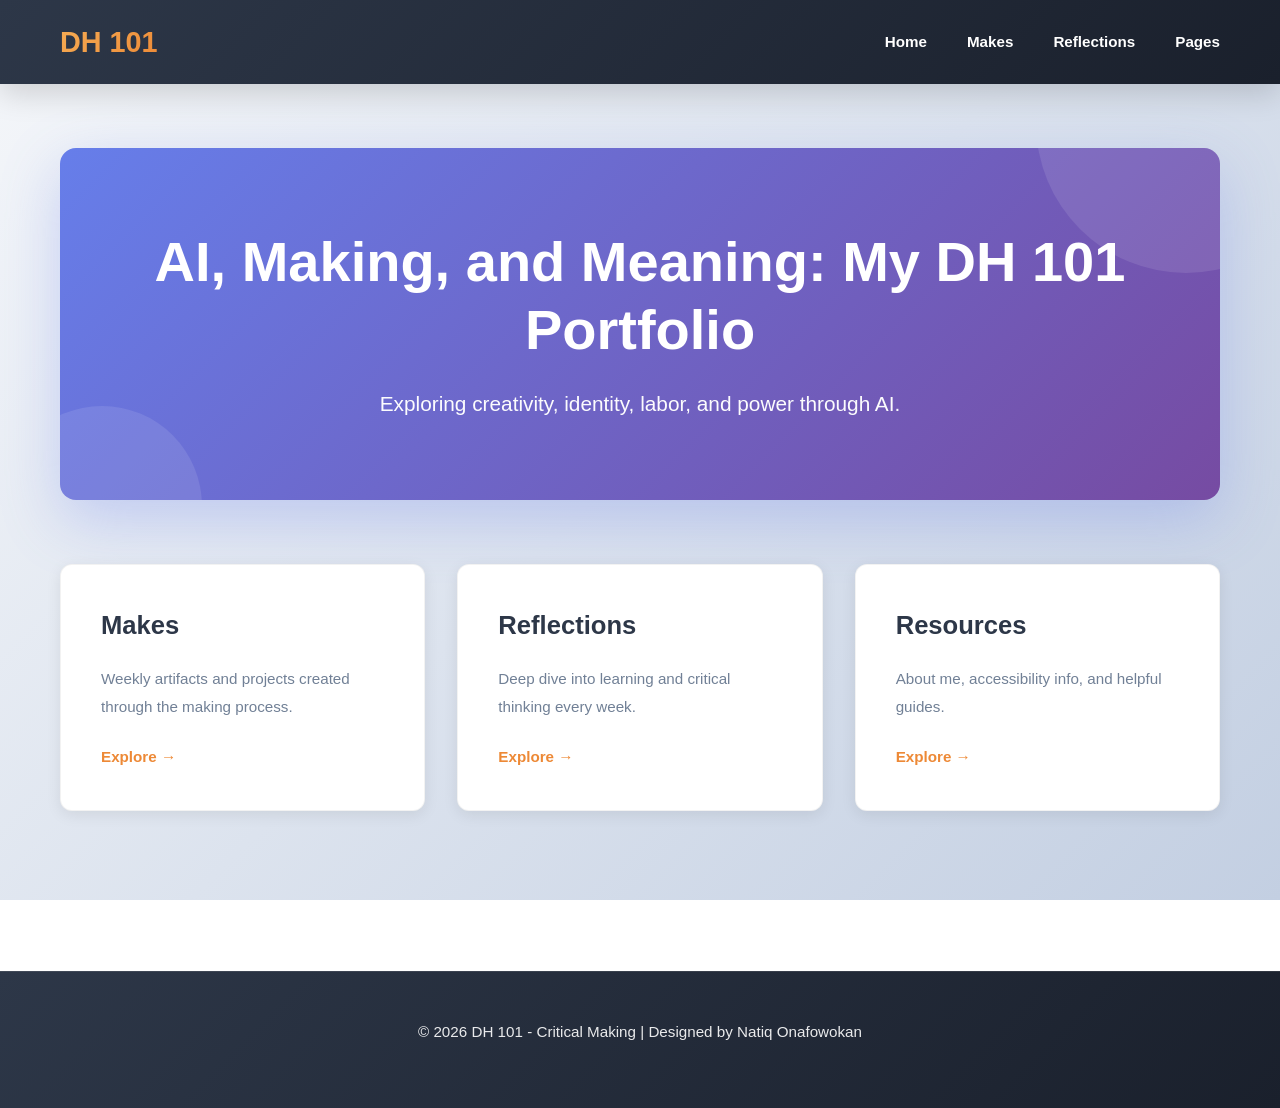
<file: index.html>
<!DOCTYPE html>
<html lang="en">
<head>
    <meta charset="UTF-8">
    <meta name="viewport" content="width=device-width, initial-scale=1.0">
    <title>DH 101 - Critical Making</title>
    <link rel="stylesheet" href="styles.css">
</head>
<body>
    <nav class="navbar">
        <div class="container">
            <div class="nav-brand">
                <h1>DH 101</h1>
            </div>
            <ul class="nav-menu">
                <li><a href="#home" onclick="showSection('home')">Home</a></li>
                <li><a href="#makes" onclick="showSection('makes')">Makes</a></li>
                <li><a href="#reflections" onclick="showSection('reflections')">Reflections</a></li>
                <li><a href="#pages" onclick="showSection('pages')">Pages</a></li>
            </ul>
        </div>
    </nav>

    <main class="container">
        <!-- Home Section -->
        <section id="home" class="section active">
            <div class="hero">
                <h2>AI, Making, and Meaning: My DH 101 Portfolio</h2>
                <p>Exploring creativity, identity, labor, and power through AI.</p>
            </div>
            <div class="grid grid-3">
                <div class="card" onclick="showSection('makes')">
                    <h3>Makes</h3>
                    <p>Weekly artifacts and projects created through the making process.</p>
                    <span class="cta">Explore →</span>
                </div>
                <div class="card" onclick="showSection('reflections')">
                    <h3>Reflections</h3>
                    <p>Deep dive into learning and critical thinking every week.</p>
                    <span class="cta">Explore →</span>
                </div>
                <div class="card" onclick="showSection('pages')">
                    <h3>Resources</h3>
                    <p>About me, accessibility info, and helpful guides.</p>
                    <span class="cta">Explore →</span>
                </div>
            </div>
        </section>

        <!-- Makes Section -->
        <section id="makes" class="section">
            <h2>Weekly Makes</h2>
            <div class="grid grid-2">
                <div class="week-card" onclick="openWeekInNewTab('makes', 1)">
                    <h3>Reverse Engineering an AI Project</h3>
                </div>
                <div class="week-card" onclick="openWeekInNewTab('makes', 3)">
                    <h3>AI Selfie & Identity</h3>
                </div>
                <div class="week-card" onclick="openWeekInNewTab('makes', 4)">
                    <h3>Comic & Storytelling</h3>
                </div>
                <div class="week-card" onclick="openWeekInNewTab('makes', 5)">
                    <h3>GIF & Remix Culture</h3>
                </div>
                <div class="week-card" onclick="openWeekInNewTab('makes', 6)">
                    <h3>Text & Distant Reading</h3>
                </div>
                <div class="week-card" onclick="openWeekInNewTab('makes', 7)">
                    <h3>Mapping AI Worlds</h3>
                </div>
                <div class="week-card" onclick="openWeekInNewTab('makes', 8)">
                    <h3>Networks of Knowledge & Power</h3>
                </div>
                <div class="week-card" onclick="openWeekInNewTab('makes', 9)">
                    <h3>Bots & Generators</h3>
                </div>
                <div class="week-card" onclick="openWeekInNewTab('makes', 10)">
                    <h3>Games & Play</h3>
                </div>
                <div class="week-card" onclick="openWeekInNewTab('makes', 11)">
                    <h3>AI & Labor</h3>
                </div>
                <div class="week-card" onclick="openWeekInNewTab('makes', 12)">
                    <h3>AI & Ecology</h3>
                </div>
                <div class="week-card" onclick="openWeekInNewTab('makes', 13)">
                    <h3>Futures of AI & Humanity</h3>
                </div>
            </div>

        </section>

        <!-- Reflections Section -->
        <section id="reflections" class="section">
            <h2>Weekly Reflections</h2>
            <div class="grid grid-2">
                <div class="week-card" onclick="openWeekInNewTab('reflections', 1)">
                    <h3>Making In the Age of AI</h3>
                </div>
                <div class="week-card" onclick="openWeekInNewTab('reflections', 2)">
                    <h3>What it means to be human</h3>
                </div>
                <div class="week-card" onclick="openWeekInNewTab('reflections', 3)">
                    <h3>Authenticity and Identity with AI</h3>
                </div>
                <div class="week-card" onclick="openWeekInNewTab('reflections', 4)">
                    <h3>AI in storytelling, tool or collaborator?</h3>
                </div>
                <div class="week-card" onclick="openWeekInNewTab('reflections', 5)">
                    <h3>AI Authorship and Remix Culture</h3>
                </div>
                <div class="week-card" onclick="openWeekInNewTab('reflections', 6)">
                    <h3>Machines reading literature</h3>
                </div>
                <div class="week-card" onclick="openWeekInNewTab('reflections', 7)">
                    <h3>AI, Power, Labor, and Environment</h3>
                </div>
                <div class="week-card" onclick="openWeekInNewTab('reflections', 8)">
                    <h3>Visibility in AI Networks</h3>
                </div>
                <div class="week-card" onclick="openWeekInNewTab('reflections', 9)">
                    <h3>Creativity in Generative AI</h3>
                </div>
                <div class="week-card" onclick="openWeekInNewTab('reflections', 10)">
                    <h3>AI play rules and narratives</h3>
                </div>
                <div class="week-card" onclick="openWeekInNewTab('reflections', 11)">
                    <h3>Invisible Labor in AI</h3>
                </div>
                <div class="week-card" onclick="openWeekInNewTab('reflections', 12)">
                    <h3>AI sustainability and trade-offs</h3>
                </div>
                <div class="week-card" onclick="openWeekInNewTab('reflections', 13)">
                    <h3>Futures of AI & Humanity</h3>
                </div>
                <div class="week-card" onclick="openWeekInNewTab('reflections', 14)">
                    <h3>Being Human in the Age of AI</h3>
                </div>
            </div>
        </section>

        <!-- Pages Section -->
        <section id="pages" class="section">
            <h2>Pages & Resources</h2>
            <div class="grid grid-2">
                <div class="page-card" onclick="loadPage('about')">
                    <h3>About Me</h3>
                </div>
                <div class="page-card" onclick="loadPage('accessibility')">
                    <h3>Accessibility</h3>
                </div>
                <div class="page-card" onclick="loadPage('how-i-use-ai')">
                    <h3>How I Use AI</h3>
                </div>
                <div class="page-card" onclick="loadPage('markdown-guide')">
                    <h3>Markdown Guide</h3>
                </div>
                <div class="page-card" onclick="loadPage('sustainability')">
                    <h3>Sustainability</h3>
                </div>
            </div>
            <div id="page-content" class="page-detail"></div>
        </section>
    </main>

    <footer>
        <p>&copy; 2026 DH 101 - Critical Making | Designed by Natiq Onafowokan</p>

    <script src="script.js"></script>
</body>
</html>
</file>
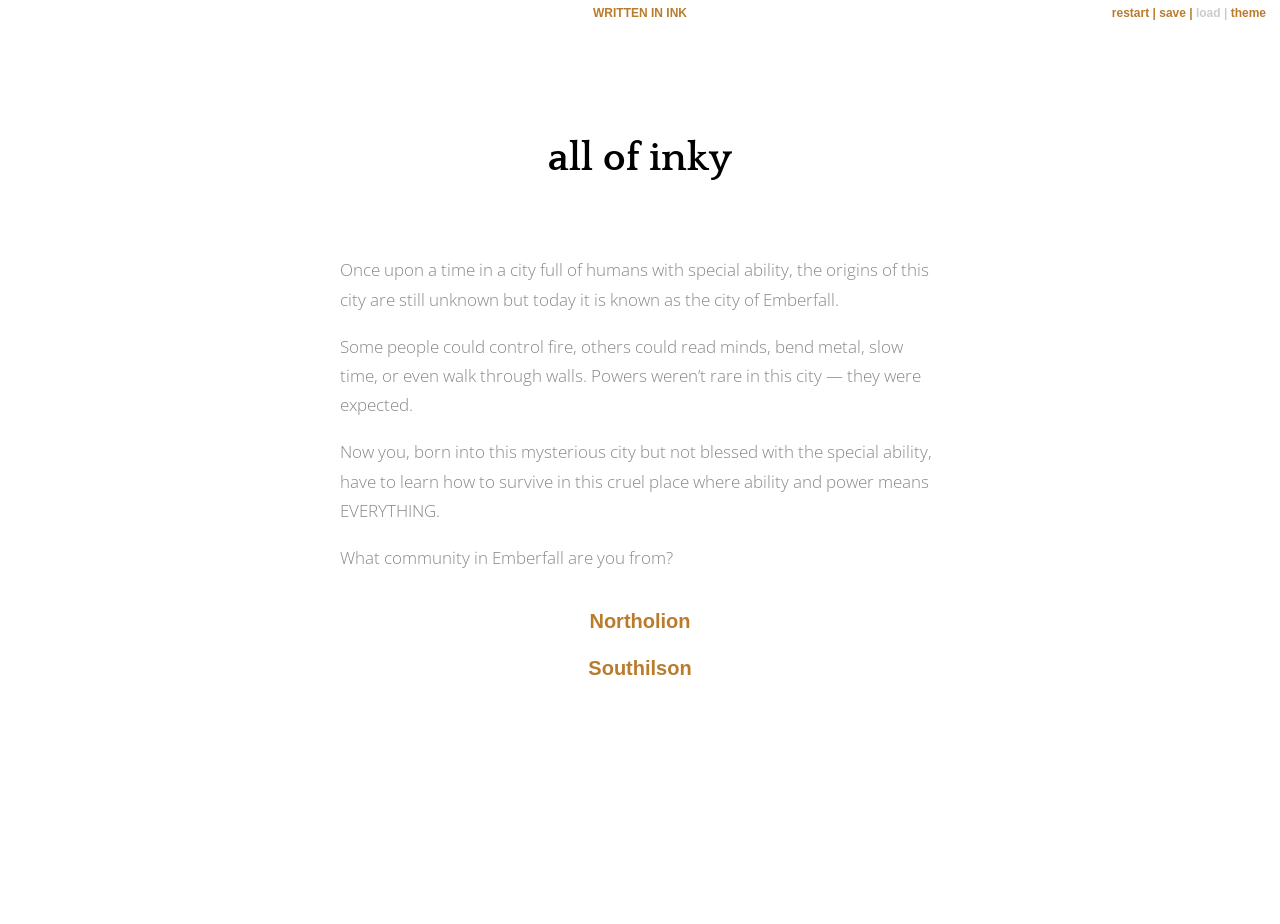
<file: Game/all of inky/index.html>
﻿<!doctype html>
<html lang="en">
<head>
    <meta charset="utf-8">

    <title>all of inky</title>

    <meta name="viewport" content="width=device-width, initial-scale=1.0">

    <link rel="stylesheet" href="style.css">

</head>

<body>

    <div class="outerContainer">
        <h3 class="written-in-ink"><a href="https://www.inklestudios.com/ink">WRITTEN IN INK</a></h3>

        <div id="controls" class="buttons">
          <a id="rewind" title="Restart story from beginning">restart</a>
          <a id="save" title="Save progress">save</a>
          <a id="reload" title="Reload from save point">load</a>
          <a id="theme-switch" title="Switch theme">theme</a>
        </div>

        <div id="story" class="container">
            <div class="header">
                <h1>all of inky</h1>
                <h2 class="byline"></h2>
            </div>
        </div>
    </div>

    <script src="ink.js"></script>
    <script src="Final Make 9 Game.js"></script>
    <script src="main.js"></script>
</body>
</html>
</file>
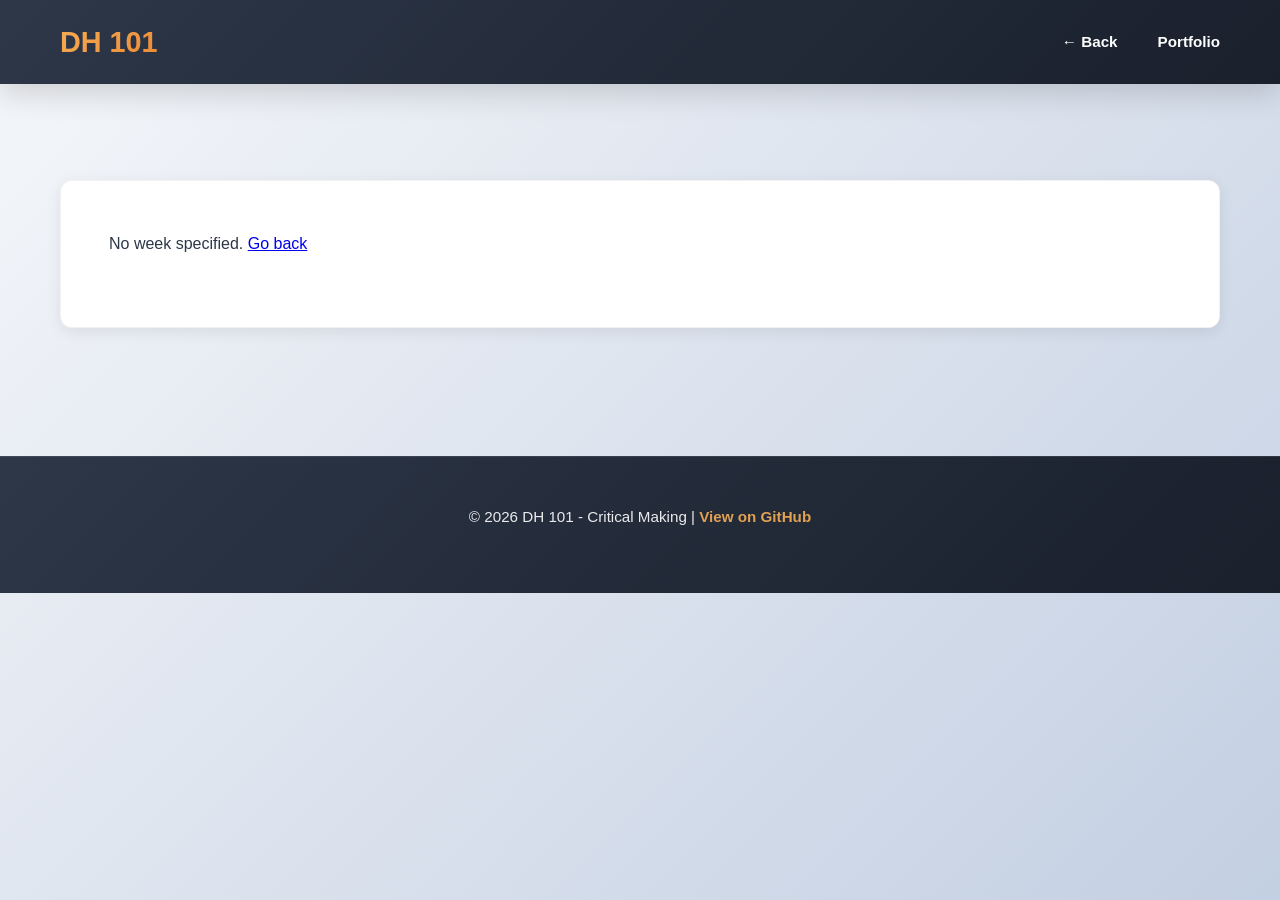
<file: week.html>
<!DOCTYPE html>
<html lang="en">
<head>
    <meta charset="UTF-8">
    <meta name="viewport" content="width=device-width, initial-scale=1.0">
    <title>Week Content</title>
    <link rel="stylesheet" href="styles.css">
    <style>
        .week-header {
            background: linear-gradient(135deg, #667eea 0%, #764ba2 100%);
            color: white;
            padding: 3rem 0;
            margin-bottom: 3rem;
            border-radius: 12px;
            box-shadow: 0 20px 60px rgba(102, 126, 234, 0.3);
            position: relative;
            overflow: hidden;
        }

        .week-header::before {
            content: '';
            position: absolute;
            top: -50%;
            right: -10%;
            width: 300px;
            height: 300px;
            background: rgba(255, 255, 255, 0.1);
            border-radius: 50%;
            animation: float 6s ease-in-out infinite;
        }

        .week-header-content {
            position: relative;
            z-index: 1;
        }

        .breadcrumb {
            display: flex;
            gap: 0.5rem;
            align-items: center;
            margin-bottom: 1.5rem;
            font-size: 0.95rem;
            opacity: 0.95;
        }

        .breadcrumb a {
            color: white;
            text-decoration: none;
            transition: opacity 0.3s;
        }

        .breadcrumb a:hover {
            opacity: 0.7;
        }

        .week-meta {
            display: flex;
            gap: 2rem;
            flex-wrap: wrap;
            margin-top: 1.5rem;
            padding-top: 1.5rem;
            border-top: 1px solid rgba(255, 255, 255, 0.2);
            font-size: 0.9rem;
            opacity: 0.9;
        }

        .week-meta-item {
            display: flex;
            flex-direction: column;
        }

        .week-meta-label {
            font-weight: 600;
            opacity: 0.8;
            font-size: 0.85rem;
            text-transform: uppercase;
            letter-spacing: 0.5px;
        }

        .week-meta-value {
            font-size: 1.1rem;
            margin-top: 0.3rem;
        }

        .week-title {
            font-size: 2.5rem;
            font-weight: 800;
            margin-bottom: 0.5rem;
            line-height: 1.2;
        }

        .week-subtitle {
            font-size: 1.1rem;
            opacity: 0.95;
            font-weight: 300;
        }

        .nav-buttons {
            display: flex;
            gap: 1rem;
            margin-top: 2rem;
        }

        .nav-btn {
            display: inline-flex;
            align-items: center;
            gap: 0.5rem;
            padding: 0.8rem 1.5rem;
            background: rgba(255, 255, 255, 0.2);
            color: white;
            text-decoration: none;
            border-radius: 8px;
            transition: all 0.3s ease;
            cursor: pointer;
            border: none;
            font-size: 0.95rem;
            font-weight: 600;
        }

        .nav-btn:hover {
            background: rgba(255, 255, 255, 0.3);
            transform: translateY(-2px);
        }

        .loading-spinner {
            display: inline-block;
            width: 20px;
            height: 20px;
            border: 3px solid rgba(255, 255, 255, 0.3);
            border-top-color: white;
            border-radius: 50%;
            animation: spin 0.8s linear infinite;
        }

        @keyframes spin {
            to { transform: rotate(360deg); }
        }

        .scroll-to-top {
            position: fixed;
            bottom: 2rem;
            right: 2rem;
            width: 50px;
            height: 50px;
            background: linear-gradient(135deg, #667eea, #764ba2);
            color: white;
            border: none;
            border-radius: 50%;
            font-size: 1.5rem;
            cursor: pointer;
            display: none;
            align-items: center;
            justify-content: center;
            box-shadow: 0 4px 15px rgba(102, 126, 234, 0.4);
            transition: all 0.3s ease;
            z-index: 99;
        }

        .scroll-to-top:hover {
            transform: translateY(-3px);
            box-shadow: 0 6px 20px rgba(102, 126, 234, 0.6);
        }

        .scroll-to-top.show {
            display: flex;
        }

        .toc-container {
            background: white;
            padding: 2rem;
            border-radius: 12px;
            margin-bottom: 3rem;
            box-shadow: 0 4px 15px rgba(0, 0, 0, 0.08);
            border: 1px solid rgba(0, 0, 0, 0.05);
        }

        .toc-title {
            font-size: 1.2rem;
            font-weight: 700;
            margin-bottom: 1rem;
            color: #2d3748;
        }

        .toc-list {
            list-style: none;
        }

        .toc-list li {
            margin-bottom: 0.5rem;
        }

        .toc-list a {
            color: #667eea;
            text-decoration: none;
            transition: all 0.3s ease;
        }

        .toc-list a:hover {
            color: #764ba2;
            transform: translateX(5px);
        }

        @media (max-width: 768px) {
            .week-title {
                font-size: 1.8rem;
            }

            .week-meta {
                flex-direction: column;
                gap: 1rem;
            }

            .nav-buttons {
                flex-direction: column;
            }

            .nav-btn {
                width: 100%;
                justify-content: center;
            }
        }
    </style>
</head>
<body>
    <nav class="navbar">
        <div class="container">
            <div class="nav-brand">
                <h1>DH 101</h1>
            </div>
            <ul class="nav-menu">
                <li><a href="#" onclick="goBack(); return false;" style="cursor: pointer;">← Back</a></li>
                <li><a href="index.html">Portfolio</a></li>
            </ul>
        </div>
    </nav>

    <main class="container">
        <div id="week-header" class="week-header" style="display: none;">
            <div class="week-header-content">
                <div class="breadcrumb">
                    <a href="index.html">DH 101</a>
                    <span>/</span>
                    <span id="breadcrumb-type"></span>
                    <span>/</span>
                    <span id="breadcrumb-week"></span>
                </div>
                <h1 class="week-title" id="week-title">Loading...</h1>
                <p class="week-subtitle" id="week-subtitle"></p>
                <div class="nav-buttons">
                    <button class="nav-btn" onclick="goBack()">← Back to Section</button>
                    <a href="index.html" class="nav-btn">🏠 Home</a>
                </div>
            </div>
        </div>

        <section class="section active">
            <div id="week-content" class="week-detail">
                <div style="text-align: center; padding: 3rem;">
                    <div class="loading-spinner"></div>
                    <p style="margin-top: 1rem; color: #718096;">Loading content...</p>
                </div>
            </div>
        </section>
    </main>

    <button class="scroll-to-top" id="scrollToTop" onclick="scrollToTop()">↑</button>

    <footer>
        <p>&copy; 2026 DH 101 - Critical Making | <a href="https://github.com/natiq/DH101">View on GitHub</a></p>
    </footer>

    <script>
        // Show scroll-to-top button
        window.addEventListener('scroll', () => {
            const btn = document.getElementById('scrollToTop');
            if (window.pageYOffset > 300) {
                btn.classList.add('show');
            } else {
                btn.classList.remove('show');
            }
        });

        function scrollToTop() {
            window.scrollTo({ top: 0, behavior: 'smooth' });
        }

        // Convert Markdown to HTML (simple converter)
        function markdownToHtml(markdown) {
            let html = markdown;

            // Preserve iframes (extract them first)
            const iframes = [];
            html = html.replace(/<iframe[^>]*>.*?<\/iframe>/gs, (match) => {
                iframes.push(match);
                return `__IFRAME_${iframes.length - 1}__`;
            });

            // Headers
            html = html.replace(/^### (.*?)$/gm, '<h3>$1</h3>');
            html = html.replace(/^## (.*?)$/gm, '<h2>$1</h2>');
            html = html.replace(/^# (.*?)$/gm, '<h2>$1</h2>');

            // Bold
            html = html.replace(/\*\*(.*?)\*\*/g, '<strong>$1</strong>');

            // Italic
            html = html.replace(/\*(.*?)\*/g, '<em>$1</em>');

            // Links
            html = html.replace(/\[(.*?)\]\((.*?)\)/g, '<a href="$2" target="_blank">$1</a>');

            // Code blocks
            html = html.replace(/```(.*?)```/gs, '<pre><code>$1</code></pre>');

            // Unordered lists (multi-line)
            html = html.replace(/^\- (.*?)$/gm, '<li>$1</li>');
            html = html.replace(/(<li>.*?<\/li>)/s, '<ul>$1</ul>');

            // Split into paragraphs by double newlines
            let paragraphs = html.split(/\n\n+/);
            paragraphs = paragraphs.map(para => {
                para = para.trim();
                if (para.startsWith('<h') || para.startsWith('<ul') || para.startsWith('<pre') || para.startsWith('__IFRAME')) {
                    return para;
                }
                if (para) {
                    return '<p>' + para.replace(/\n/g, '<br>') + '</p>';
                }
                return '';
            });
            html = paragraphs.join('\n');

            // Restore iframes
            iframes.forEach((iframe, index) => {
                html = html.replace(`<p>__IFRAME_${index}__</p>`, iframe);
            });

            return html;
        }

        // Go back to previous section
        function goBack() {
            const params = new URLSearchParams(window.location.search);
            const referrer = params.get('referrer');
            
            if (referrer === 'makes' || referrer === 'reflections' || referrer === 'pages') {
                window.location.href = `index.html#${referrer}`;
            } else {
                window.location.href = 'index.html#home';
            }
        }

        // Get query parameters
        const params = new URLSearchParams(window.location.search);
        const type = params.get('type');
        const week = params.get('week');

        // Load content on page load
        if (type && week) {
            loadWeekContent(type, parseInt(week));
        } else {
            document.getElementById('week-content').innerHTML = '<p>No week specified. <a href="index.html">Go back</a></p>';
        }

        function getWeekTitle(type, weekNum) {
            const titles = {
                makes: {
                    1: 'Reverse Engineering an AI Project',
                    3: 'AI Selfie & Identity',
                    4: 'Comic & Storytelling',
                    5: 'GIF & Remix Culture',
                    6: 'Text & Distant Reading',
                    7: 'Mapping AI Worlds',
                    8: 'Networks of Knowledge & Power',
                    9: 'Bots & Generators',
                    10: 'Games & Play',
                    11: 'AI & Labor',
                    12: 'AI & Ecology',
                    13: 'Futures of AI & Humanity'
                },
                reflections: {
                    1: 'Making In the Age of AI',
                    2: 'Defining What It Means to Be Human',
                    3: 'Authenticity and Identity with AI',
                    4: 'AI in Storytelling: Tool or Collaborator?',
                    5: 'How does AI alter authorship and remix culture?',
                    6: 'Machines Reading Literature',
                    7: 'AI, Power, Labor, and Environment',
                    8: 'Visibility in AI Networks',
                    9: 'Creativity in Generative AI',
                    10: 'AI, Play, Rules, and Narrative',
                    11: 'Invisible Labor in AI',
                    12: 'AI Sustainability and Tradeoffs',
                    13: 'AI Futures: Utopian or Dystopian?',
                    14: 'Being Human in the Age of AI'
                }
            };
            return titles[type]?.[weekNum] || `Week ${weekNum}`;
        }

        function loadWeekContent(type, weekNum) {
            // Update header
            document.getElementById('week-header').style.display = 'block';
            document.getElementById('breadcrumb-type').textContent = type.charAt(0).toUpperCase() + type.slice(1);
            document.getElementById('breadcrumb-week').textContent = `Week ${weekNum}`;

            const title = getWeekTitle(type, weekNum);
            document.getElementById('week-title').textContent = title;
            document.title = `${title} - DH 101`;

            // Map week numbers to reflection filenames
            const reflectionFileMap = {
                1: 'making-in-the-age-of-ai.md',
                2: 'defining-what-it-means-to-be-human.md',
                3: 'authenticity-and-identity-with-ai.md',
                4: 'ai-in-storytelling-tool-or-collaborator.md',
                5: 'ai-authorship-and-remix-culture.md',
                6: 'machines-reading-literature.md',
                7: 'ai-power-labor-and-environment.md',
                8: 'visibility-in-ai-networks.md',
                9: 'creativity-in-generative-ai.md',
                10: 'ai-play-rules-and-narrative.md',
                11: 'invisible-labor-in-ai.md',
                12: 'ai-sustainability-and-tradeoffs.md',
                13: 'ai-futures-utopian-or-dystopian.md',
                14: 'being-human-in-the-age-of-ai.md'
            };
            
            // Get the filename based on type
            let filePath;
            if (type === 'reflections' && reflectionFileMap[weekNum]) {
                filePath = `${type}/${reflectionFileMap[weekNum]}`;
            } else {
                const weekPad = String(weekNum).padStart(2, '0');
                filePath = `${type}/week${weekPad}.md`;
            }

            fetch(filePath)
                .then(response => {
                    if (!response.ok) {
                        throw new Error(`HTTP error! status: ${response.status}`);
                    }
                    return response.arrayBuffer();
                })
                .then(buffer => {
                    // Decode the buffer as UTF-8
                    const decoder = new TextDecoder('utf-8');
                    const data = decoder.decode(buffer);
                    const htmlContent = markdownToHtml(data);
                    document.getElementById('week-content').innerHTML = htmlContent;
                })
                .catch(error => {
                    console.error('Error loading file:', error);
                    document.getElementById('week-content').innerHTML = '<p style="color: #e53e3e;">Error loading content: ' + error.message + '</p><p><a href="index.html">Go back to home</a></p>';
                });
        }
    </script>
</body>
</html>
</file>
<file: styles.css>
* {
    margin: 0;
    padding: 0;
    box-sizing: border-box;
}

:root {
    --primary-color: #2d3748;
    --secondary-color: #f6ad55;
    --accent-color: #ed8936;
    --light-bg: #f7fafc;
    --dark-text: #2d3748;
    --light-text: #718096;
    --border-color: #e2e8f0;
    --success-color: #48bb78;
    --gradient-start: #667eea;
    --gradient-end: #764ba2;
}

body {
    font-family: 'Inter', -apple-system, BlinkMacSystemFont, 'Segoe UI', Roboto, sans-serif;
    line-height: 1.6;
    color: var(--dark-text);
    background: linear-gradient(135deg, #f5f7fa 0%, #c3cfe2 100%);
    background-attachment: fixed;
    min-height: 100vh;
}

.container {
    max-width: 1200px;
    margin: 0 auto;
    padding: 0 20px;
}

/* Navigation */
.navbar {
    background: linear-gradient(135deg, var(--primary-color) 0%, #1a202c 100%);
    color: white;
    padding: 1.2rem 0;
    position: sticky;
    top: 0;
    z-index: 100;
    box-shadow: 0 10px 30px rgba(0, 0, 0, 0.15);
    backdrop-filter: blur(10px);
}

.navbar .container {
    display: flex;
    justify-content: space-between;
    align-items: center;
}

.nav-brand h1 {
    font-size: 1.8rem;
    font-weight: 800;
    background: linear-gradient(135deg, var(--secondary-color), var(--accent-color));
    -webkit-background-clip: text;
    -webkit-text-fill-color: transparent;
    background-clip: text;
}

.nav-menu {
    display: flex;
    list-style: none;
    gap: 2.5rem;
}

.nav-menu a {
    color: white;
    text-decoration: none;
    font-weight: 600;
    transition: all 0.3s ease;
    cursor: pointer;
    font-size: 0.95rem;
    position: relative;
}

.nav-menu a::after {
    content: '';
    position: absolute;
    bottom: -5px;
    left: 0;
    width: 0;
    height: 2px;
    background: linear-gradient(90deg, var(--secondary-color), var(--accent-color));
    transition: width 0.3s ease;
}

.nav-menu a:hover::after {
    width: 100%;
}

/* Sections */
.section {
    display: none;
    padding: 4rem 0;
    animation: fadeIn 0.5s ease-in;
}

.section.active {
    display: block;
}

@keyframes fadeIn {
    from {
        opacity: 0;
        transform: translateY(20px);
    }
    to {
        opacity: 1;
        transform: translateY(0);
    }
}

.section > h2 {
    font-size: 2.8rem;
    margin-bottom: 3rem;
    color: var(--dark-text);
    font-weight: 800;
    position: relative;
    padding-bottom: 1.5rem;
}

.section > h2::after {
    content: '';
    position: absolute;
    bottom: 0;
    left: 0;
    width: 80px;
    height: 4px;
    background: linear-gradient(90deg, var(--secondary-color), var(--accent-color));
    border-radius: 2px;
}

/* Hero Section */
.hero {
    text-align: center;
    padding: 5rem 3rem;
    background: linear-gradient(135deg, var(--gradient-start) 0%, var(--gradient-end) 100%);
    color: white;
    border-radius: 16px;
    margin-bottom: 4rem;
    position: relative;
    overflow: hidden;
    box-shadow: 0 20px 60px rgba(102, 126, 234, 0.3);
}

.hero::before {
    content: '';
    position: absolute;
    top: -50%;
    right: -10%;
    width: 300px;
    height: 300px;
    background: rgba(255, 255, 255, 0.1);
    border-radius: 50%;
    animation: float 6s ease-in-out infinite;
}

.hero::after {
    content: '';
    position: absolute;
    bottom: -30%;
    left: -5%;
    width: 200px;
    height: 200px;
    background: rgba(255, 255, 255, 0.1);
    border-radius: 50%;
    animation: float 8s ease-in-out infinite reverse;
}

@keyframes float {
    0%, 100% { transform: translateY(0px); }
    50% { transform: translateY(20px); }
}

.hero h2 {
    font-size: 3.5rem;
    margin-bottom: 1.5rem;
    font-weight: 800;
    position: relative;
    z-index: 1;
    line-height: 1.2;
}

.hero p {
    font-size: 1.3rem;
    opacity: 0.98;
    position: relative;
    z-index: 1;
    font-weight: 300;
}

/* Grid Layouts */
.grid {
    display: grid;
    gap: 2rem;
    margin-bottom: 2rem;
}

.grid-2 {
    grid-template-columns: repeat(auto-fit, minmax(250px, 1fr));
}

.grid-3 {
    grid-template-columns: repeat(auto-fit, minmax(300px, 1fr));
}

/* Cards */
.card,
.week-card,
.page-card {
    background: white;
    border-radius: 12px;
    padding: 2.5rem;
    box-shadow: 0 4px 15px rgba(0, 0, 0, 0.08);
    transition: all 0.4s cubic-bezier(0.4, 0, 0.2, 1);
    cursor: pointer;
    border: 1px solid rgba(0, 0, 0, 0.05);
    position: relative;
    overflow: hidden;
}

.card::before,
.week-card::before,
.page-card::before {
    content: '';
    position: absolute;
    top: 0;
    left: 0;
    right: 0;
    height: 4px;
    background: linear-gradient(90deg, var(--secondary-color), var(--accent-color));
    transform: scaleX(0);
    transform-origin: left;
    transition: transform 0.4s ease;
}

.card:hover::before,
.week-card:hover::before,
.page-card:hover::before {
    transform: scaleX(1);
}

.card:hover,
.week-card:hover,
.page-card:hover {
    transform: translateY(-10px);
    box-shadow: 0 12px 30px rgba(102, 126, 234, 0.2);
}

.card h3,
.week-card h3,
.page-card h3 {
    color: var(--dark-text);
    margin-bottom: 1.2rem;
    font-size: 1.6rem;
    font-weight: 700;
}

.card p {
    color: var(--light-text);
    margin-bottom: 1.5rem;
    font-size: 0.95rem;
    line-height: 1.8;
}

.cta {
    color: var(--accent-color);
    font-weight: 700;
    font-size: 0.95rem;
    transition: all 0.3s ease;
    display: inline-block;
}

.card:hover .cta,
.week-card:hover .cta,
.page-card:hover .cta {
    transform: translateX(5px);
}

/* Week Content */
.week-detail,
.page-detail {
    background: white;
    border-radius: 12px;
    padding: 3rem;
    margin-top: 2rem;
    box-shadow: 0 4px 15px rgba(0, 0, 0, 0.08);
    border: 1px solid rgba(0, 0, 0, 0.05);
}

.week-detail h3,
.page-detail h3 {
    color: var(--dark-text);
    margin: 2rem 0 1.2rem 0;
    font-size: 1.4rem;
    font-weight: 700;
}

.week-detail h2,
.page-detail h2 {
    color: var(--dark-text);
    margin-bottom: 1.5rem;
    font-size: 2.2rem;
    font-weight: 800;
}

.week-detail p,
.page-detail p {
    margin-bottom: 1.2rem;
    line-height: 1.9;
    color: var(--dark-text);
    font-size: 1rem;
}

.week-detail ul,
.page-detail ul {
    margin: 1.5rem 0 1.5rem 2rem;
}

.week-detail li,
.page-detail li {
    margin-bottom: 0.8rem;
    color: var(--dark-text);
}

.week-detail iframe {
    margin: 2rem 0;
    max-width: 100%;
    border-radius: 12px;
    border: 1px solid var(--border-color);
}

.week-detail img,
.page-detail img {
    max-width: 100%;
    height: auto;
    display: block;
    margin: 2rem auto;
    border-radius: 12px;
    box-shadow: 0 8px 25px rgba(0, 0, 0, 0.12);
    border: 1px solid var(--border-color);
}

.week-detail code,
.page-detail code {
    background-color: #f4f4f4;
    padding: 0.3rem 0.6rem;
    border-radius: 6px;
    font-family: 'Fira Code', 'Courier New', monospace;
    color: #d63384;
    font-size: 0.9em;
}

.week-detail pre,
.page-detail pre {
    background: linear-gradient(135deg, #f4f4f4 0%, #fafafa 100%);
    padding: 1.5rem;
    border-radius: 12px;
    overflow-x: auto;
    margin: 1.5rem 0;
    border-left: 4px solid var(--accent-color);
    box-shadow: 0 2px 8px rgba(0, 0, 0, 0.05);
}

.week-detail pre code,
.page-detail pre code {
    background-color: transparent;
    padding: 0;
    color: #333;
}

/* Footer */
footer {
    background: linear-gradient(135deg, var(--primary-color) 0%, #1a202c 100%);
    color: white;
    text-align: center;
    padding: 3rem 2rem;
    margin-top: 4rem;
    border-top: 1px solid rgba(255, 255, 255, 0.1);
}

footer p {
    margin-bottom: 1rem;
    font-size: 0.95rem;
    opacity: 0.9;
}

footer a {
    color: var(--secondary-color);
    text-decoration: none;
    transition: all 0.3s ease;
    font-weight: 600;
}

footer a:hover {
    color: var(--accent-color);
    text-decoration: underline;
}

/* Responsive */
@media (max-width: 768px) {
    .nav-menu {
        gap: 1.5rem;
        font-size: 0.85rem;
    }

    .hero {
        padding: 3rem 1.5rem;
    }

    .hero h2 {
        font-size: 2rem;
    }

    .hero p {
        font-size: 1rem;
    }

    .grid-2,
    .grid-3 {
        grid-template-columns: 1fr;
    }

    .section > h2 {
        font-size: 2rem;
    }

    .week-detail,
    .page-detail {
        padding: 1.5rem;
    }

    .card,
    .week-card,
    .page-card {
        padding: 1.5rem;
    }
}
</file>
<file: Game/all of inky/style.css>
@import url('https://fonts.googleapis.com/css?family=Open+Sans:300,700|Quattrocento:700');

body {
    font-family: 'Open Sans', sans-serif;
    font-weight: lighter;
    background: white;
    overflow: hidden;
}

@media screen and (prefers-reduced-motion: no-preference) {
    body.switched {
        transition: color 0.6s, background-color 0.6s;
    }
}

h1,
h2 {
    text-align: center;
    font-family: "Quattrocento", Georgia, 'Times New Roman', Times, serif;
    margin: 0;
    padding: 0;
}

h1 {
    font-size: 30pt;
    margin-bottom: 10px;
}

h2 {
    font-size: 14pt;
    font-style: italic;
    font-family: sans-serif;
    font-weight: lighter;
    color: #BBB;
}

.header {
    padding-top: 3em;
    padding-bottom: 3em;
}

/*
  Built-in class:
    # author: Name
*/
.byline {
    font-style: italic;
}

.written-in-ink {
    z-index: 3;
    font-size: 9pt;
    font-family: sans-serif;
    text-align: center;
    font-weight: 700;
    position: fixed;
    display: block;
    width: 100%;
    background: white;
    margin: 0;
    padding-top: 6px;
    padding-bottom: 6px;
    height: 14px;
    top: 0;
}

@media screen and (prefers-reduced-motion: no-preference) {
    .written-in-ink {
        transition: color 0.6s, background 0.6s;
    }
}

/* 
  Enables <iframe> support work on itch.io when using mobile iOS
*/
.outerContainer {
    position: absolute;
    display: block;
    margin: 0;
    padding: 0;
    -webkit-overflow-scrolling: touch;
    overflow: scroll;
    overflow-x: hidden;
    height: 100%;
    width: 100%;
    top: 0;
    left: 0;
    margin-top: 24px;
    background-size: cover;
    background-repeat: no-repeat;
}

@media screen and (max-width: 980px) {
    .outerContainer {
        margin-top: 44px;
        background-size: cover;
        background-repeat: no-repeat;
    }
}

.container {
    display: block;
    max-width: 600px;
    margin: 0 auto;
    padding: 20px;
    padding-top: 4em;
    background: white;
}

@media screen and (prefers-reduced-motion: no-preference) {
    .switched .container {
        transition: background-color 0.6s;
    }
}

p {
    font-size: 13pt;
    color: #888;
    line-height: 1.7em;
    font-weight: lighter;
}

a {
    font-weight: 700;
    color: #b97c2c;
    font-family: sans-serif;
    text-decoration: none;
}

.unclickable {
    font-weight: 700;
    color: #4f3411;
    font-family: sans-serif;
    text-decoration: none;
    cursor: not-allowed;
}

a:hover {
    color: black;
}

@media screen and (prefers-reduced-motion: no-preference) {
    a {
        transition: color 0.6s;
    }

    a:hover {
        transition: color 0.1s;
    }
}

strong {
    color: black;
    font-weight: bold;
}

img {
    display: block;
    margin: 0 auto;
    max-width: 100%;
}

.container .hide {
    opacity: 0.0;
}

.container .invisible {
    display: none;
}

.container>* {
    opacity: 1.0;
}

@media screen and (prefers-reduced-motion: no-preference) {
    .container>* {
        transition: opacity 1.0s;
    }
}

/*
  Class applied to all choices
  (Will always appear inside <p> element by default.)
*/
.choice {
    text-align: center;
    line-height: 1.7em;
}

/* 
  Class applied to first choice
*/
:not(.choice)+.choice {
    padding-top: 1em;
}

/*
  Class applied to choice links
*/
.choice a, .choice span {
    font-size: 15pt;
}

/* 
  Built-in class:
    The End # CLASS: end
*/
.end {
    text-align: center;
    font-weight: bold;
    color: black;
    padding-top: 20px;
    padding-bottom: 20px;
}

#controls {
    z-index: 4;
    font-size: 9pt;
    text-align: center;
    padding-bottom: 6px;
    position: fixed;
    right: 14px;
    top: 4px;
    user-select: none;
    background: white;
}

@media screen and (prefers-reduced-motion: no-preference) {
    #controls {
        transition: color 0.6s, background 0.6s;
    }
}

#controls [disabled] {
    color: #ccc;
}

#controls>*:not(:last-child):after {
    content: " | ";
}

@media screen and (max-width: 980px) {
    #controls {
        z-index: 2;
        padding-top: 24px;
        top: 0;
        left: 0;
        right: 0;
    }
}

/* 
  Dark Theme (Added in Inky 0.10.0)
    # theme: dark
*/

body.dark {
    background: black;
    color: white;
}

.dark h2 {
    color: #666;
}

.dark .container {
    background: black;
}

.dark .written-in-ink {
    background: black;
}

.dark a {
    color: #cc8f1a;
}
.dark .unclickable{
    color: #c4af87;
    cursor:not-allowed;
}

.dark a:hover {
    color: white;
}

@media screen and (prefers-reduced-motion: no-preference) {
    .dark a {
        transition: color 0.6s;
    }
}

.dark strong {
    color: white;
}

.dark #controls [disabled] {
    color: #444;
}

.dark .end {
    color: white;
}

.dark #controls {
    background: black;
}
</file>
